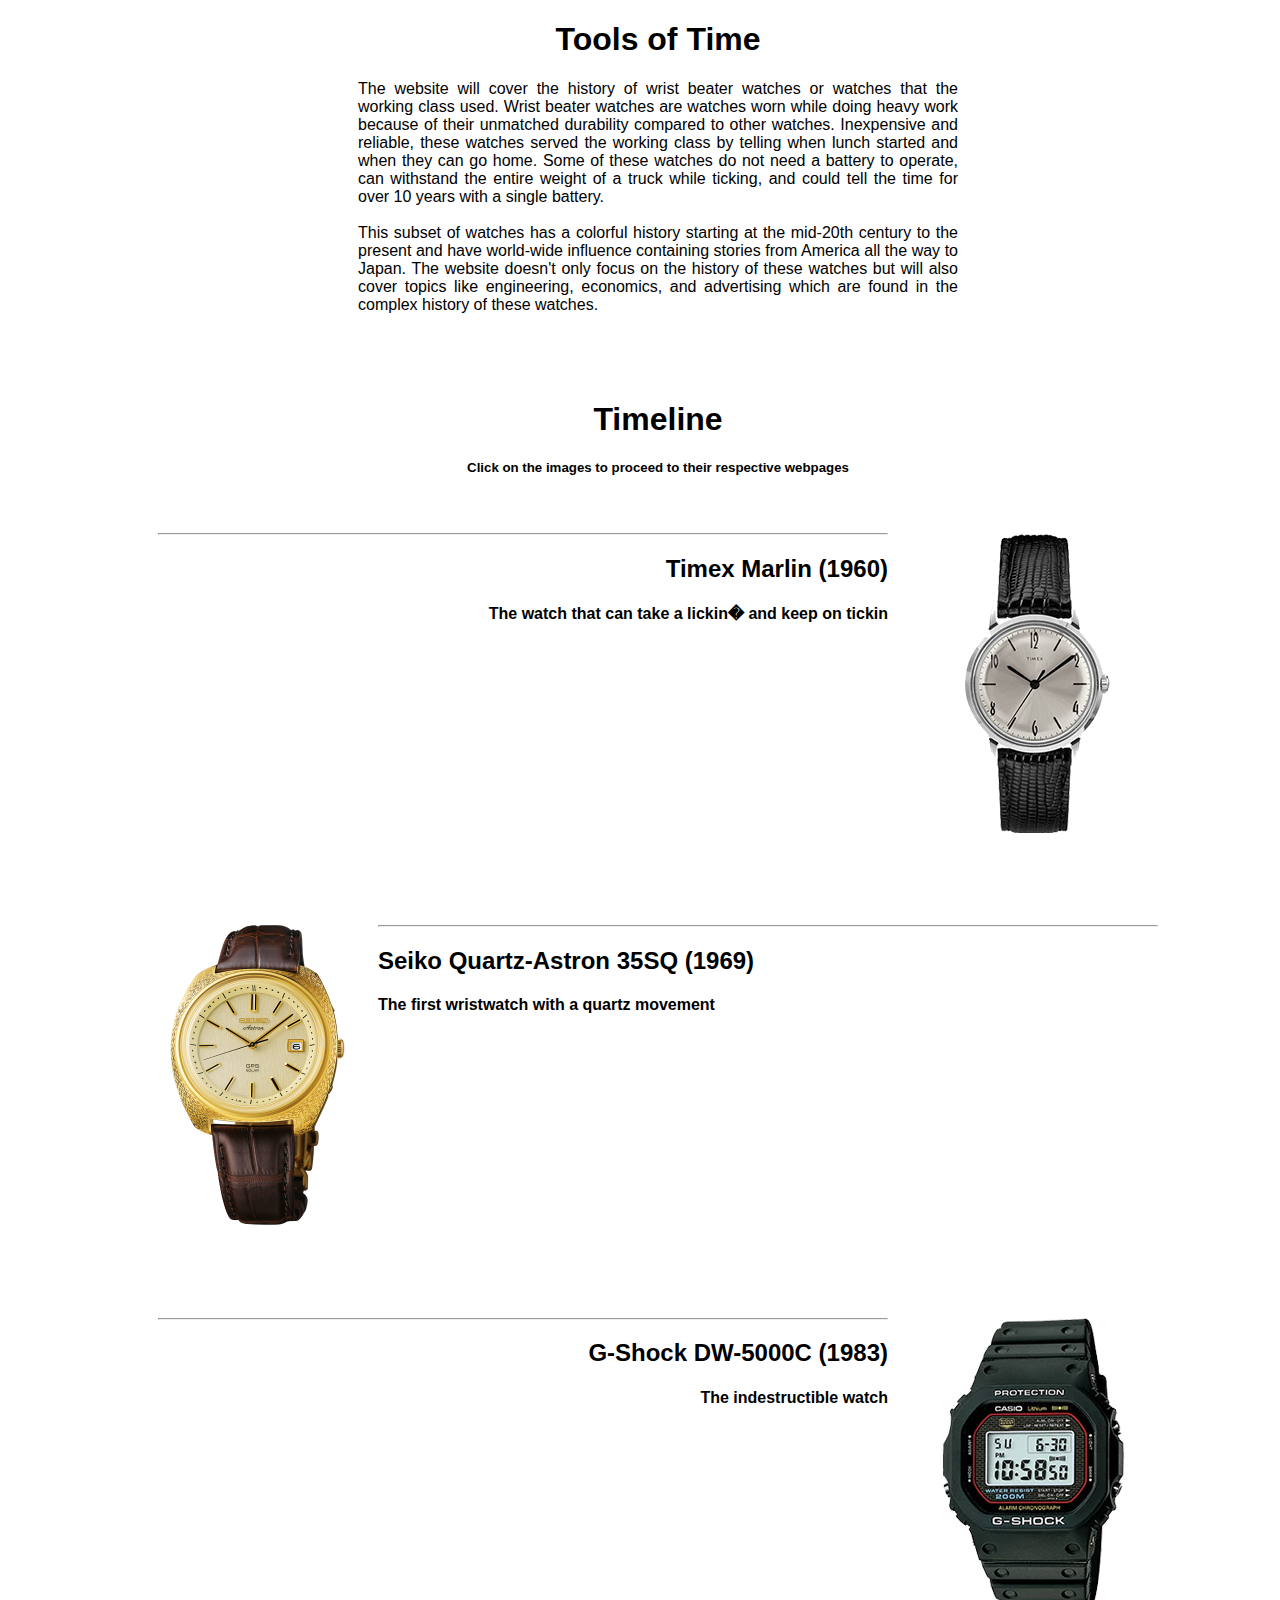
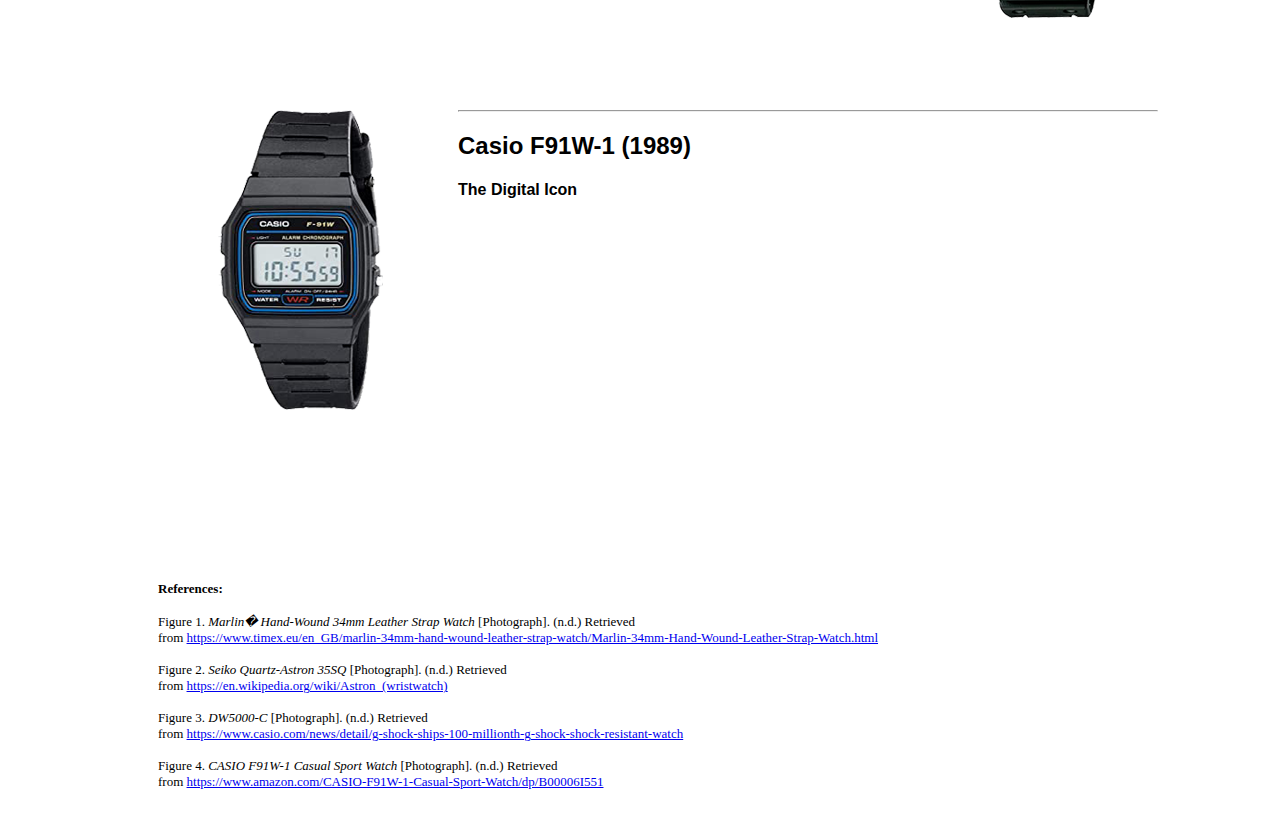
<file: index.html>
<!DOCTYPE html>
<html>
<head>

    <title>Tools of Time</title>

    <meta name="author" content="Corel L. Lee">

    <meta name="keywords" content="HTML, CSS, 1stQrtProj">

    <link rel = 'shortcut icon' type = 'image/png' href = 'images/icon.png'>

    <link rel = 'stylesheet' type = 'text/css' href = 'css/stylesheet.css'>

</head>

<body>

<section id = "introBody">
    <!-- Title -->
    <h1>Tools of Time</h1>

    <!-- Introduction paragraph -->
    <p id = "introParagraph">
        The website will cover the history of wrist beater watches or watches that the working class
        used. Wrist beater watches are watches worn while doing heavy work because of their unmatched
        durability compared to other watches. Inexpensive and reliable, these watches served the working
        class by telling when lunch started and when they can go home. Some of these watches do not need a
        battery to operate, can withstand the entire weight of a truck while ticking, and could
        tell the time for over 10 years with a single battery.<br>
        <br>
        This subset of watches has a colorful history starting at the mid-20th century to the present and
        have world-wide influence containing stories from America all the way to Japan. The website doesn't
        only focus on the history of these watches but will also cover topics like engineering, economics,
        and advertising which are found in the complex history of these watches.</p>



    <!-- Organization of images and links -->
    <h1>Timeline</h1>
    <h5 style = "height: 50px">Click on the images to proceed to their respective webpages</h5>


    <!-- Timex Marlin 1st topic -->
    <a href = "htdocs/Timex Marlin.html">
    <img src = "images/timex marlin.png" id = "TMstyle" alt = "Photo of Timex Marlin" title = "Figure 1. Photo of Timex Marlin"></a>
    <hr>
    <h2 style = 'text-align: right'>Timex Marlin (1960)</h2>
    <h4 class = 'spacedown' style = 'text-align: right'>The watch that can take a lickin� and keep on tickin</h4>


    <!-- Seiko Astron 2nd topic -->
    <a href = "htdocs/Seiko Astron.html">
    <img src = "images/seiko astron.png" id = "SAstyle" alt = "Photo of Seiko Astron wristwatch" title = "Figure 2. Photo of Seiko Astron wristwatch"></a>
    <hr>
    <h2 style = 'text-align: left'>Seiko Quartz-Astron 35SQ (1969)</h2>
    <h4 class = 'spacedown' style = 'text-align: left'>The first wristwatch with a quartz movement</h4>


    <!-- G-Shock 3rd topic -->
    <a href = "htdocs/GShock.html"> <!-- Webpage for the hyperlink has not been created yet -->
    <img src = "images/gshock.png" id = "GSstyle" alt = "Photo of Casio G-Shock DW-5000C" title = "Figure 3. Photo of Casio G-Shock DW-5000C"></a>
    <hr>
    <h2 style = 'text-align: right'>G-Shock DW-5000C (1983)</h2>
    <h4 class = 'spacedown' style = 'text-align: right'>The indestructible watch </h4>


    <!-- Casio F91W 4th topic -->
    <a href = "htdocs/Casio f91W.html">
    <img src = "images/f91w.png" id = "CFstyle" alt = "Photo of Casio F91W" title = "Figure 4. Photo of Casio F91W"></a>
    <hr>
    <h2 style = 'text-align: left'>Casio F91W-1 (1989)</h2>
    <h4 class = 'spacedown' style = 'text-align: left'>The Digital Icon</h4>



    <!-- Reference List -->
    <footer style = "margin-top: 100px;">
    <div id="refList">
    <h4>References:</h4>
    <p>
        Figure 1. <i>Marlin� Hand-Wound 34mm Leather Strap Watch</i> [Photograph]. (n.d.) Retrieved<br>
            from <a href="https://www.timex.eu/en_GB/marlin-34mm-hand-wound-leather-strap-watch/Marlin-34mm-Hand-Wound-Leather-Strap-Watch.html">
            https://www.timex.eu/en_GB/marlin-34mm-hand-wound-leather-strap-watch/Marlin-34mm-Hand-Wound-Leather-Strap-Watch.html</a><br>
        <br>

        Figure 2. <i>Seiko Quartz-Astron 35SQ</i> [Photograph]. (n.d.) Retrieved<br>
            from <a href="https://en.wikipedia.org/wiki/Astron_(wristwatch)">
            https://en.wikipedia.org/wiki/Astron_(wristwatch)</a><br>
        <br>

        Figure 3. <i>DW5000-C</i> [Photograph]. (n.d.) Retrieved<br>
            from <a href="https://www.casio.com/news/detail/g-shock-ships-100-millionth-g-shock-shock-resistant-watch">
            https://www.casio.com/news/detail/g-shock-ships-100-millionth-g-shock-shock-resistant-watch</a><br>
        <br>

        Figure 4. <i>CASIO F91W-1 Casual Sport Watch</i> [Photograph]. (n.d.) Retrieved <br>
            from <a href="https://www.amazon.com/CASIO-F91W-1-Casual-Sport-Watch/dp/B00006I551">
            https://www.amazon.com/CASIO-F91W-1-Casual-Sport-Watch/dp/B00006I551</a><br>
        <br></p>

    </footer>
    </div>


</section>


</body>

</html>
</file>
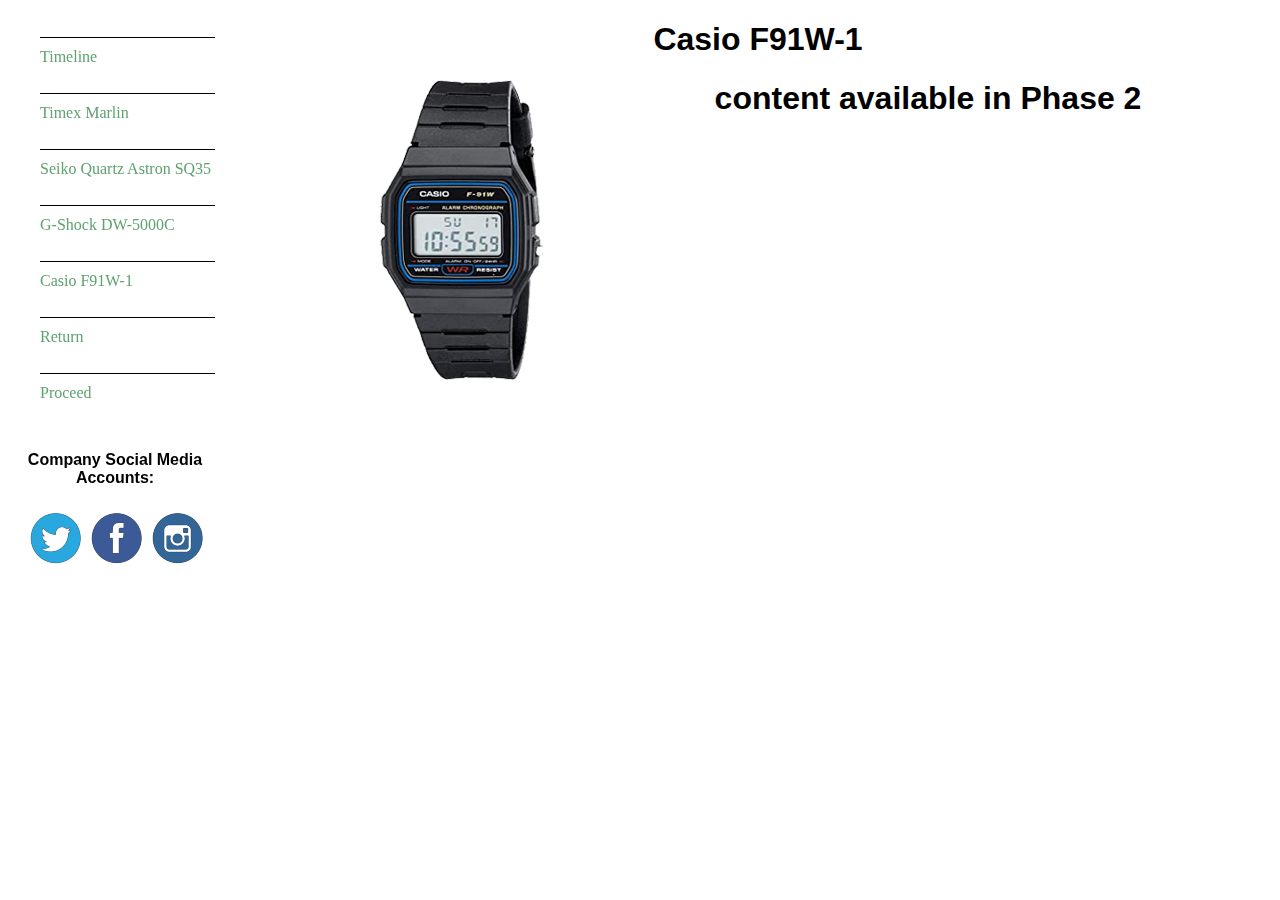
<file: htdocs/Casio f91w.html>
<!DOCTYPE html>
<html>
<head>

    <title>Tools of Time</title>

    <meta name="author" content="Corel L. Lee">

    <meta name="keywords" content="HTML, CSS, 1stQrtProj">

    <link rel = 'shortcut icon' type = 'image/png' href = '../images/icon.png'>

    <link rel = 'stylesheet' type = 'text/css' href = '../css/stylesheet.css'>

    <style>

    </style>

</head>

<body>


<!-- Vertical Navigation Bar -->
<nav>
    <ul>
        <li><a href = "../index.html">Timeline</a></li>
        <li><a href = "Timex Marlin.html">Timex Marlin</a></li>
        <li><a href = "Seiko Astron.html">Seiko Quartz Astron SQ35</a></li>
        <li><a href = "GShock.html">G-Shock DW-5000C</a></li>
        <li><a href = "Casio f91w.html">Casio F91W-1</a></li>
        <li><a href = "GShock.html">Return</a></li>
        <li><a href = "../index.html">Proceed</a></li>
    </ul>

        <h4>Company Social Media Accounts:</h4>
        <a href = "https://twitter.com/Casio_USA?ref_src=twsrc%5Egoogle%7Ctwcamp%5Eserp%7Ctwgr%5Eauthor"><div class = "twitter"></div></a>
        <a href = "https://www.facebook.com/PH.CASIO/"><div class = "facebook"></div></a>
        <a href = "https://www.instagram.com/casiowatches_ph/?hl=en"><div class = "instagram"></div></a>
</nav>


<!-- Main Content-->
<section id = "contentBody">

    <header>
    <!-- Title -->
    <h1>Casio F91W-1</h1>
    </header>

    <!-- Photo of Casio F91W-1-->
    <img src = "../images/f91w.png" id = "CF91introphoto" alt = "Photo of Casio F91W" title = "Figure 1. Photo of Casio F91W">

    <h1>content available in Phase 2</h1>

    <footer>

    </footer>


</section>


</body>
</html>
</file>
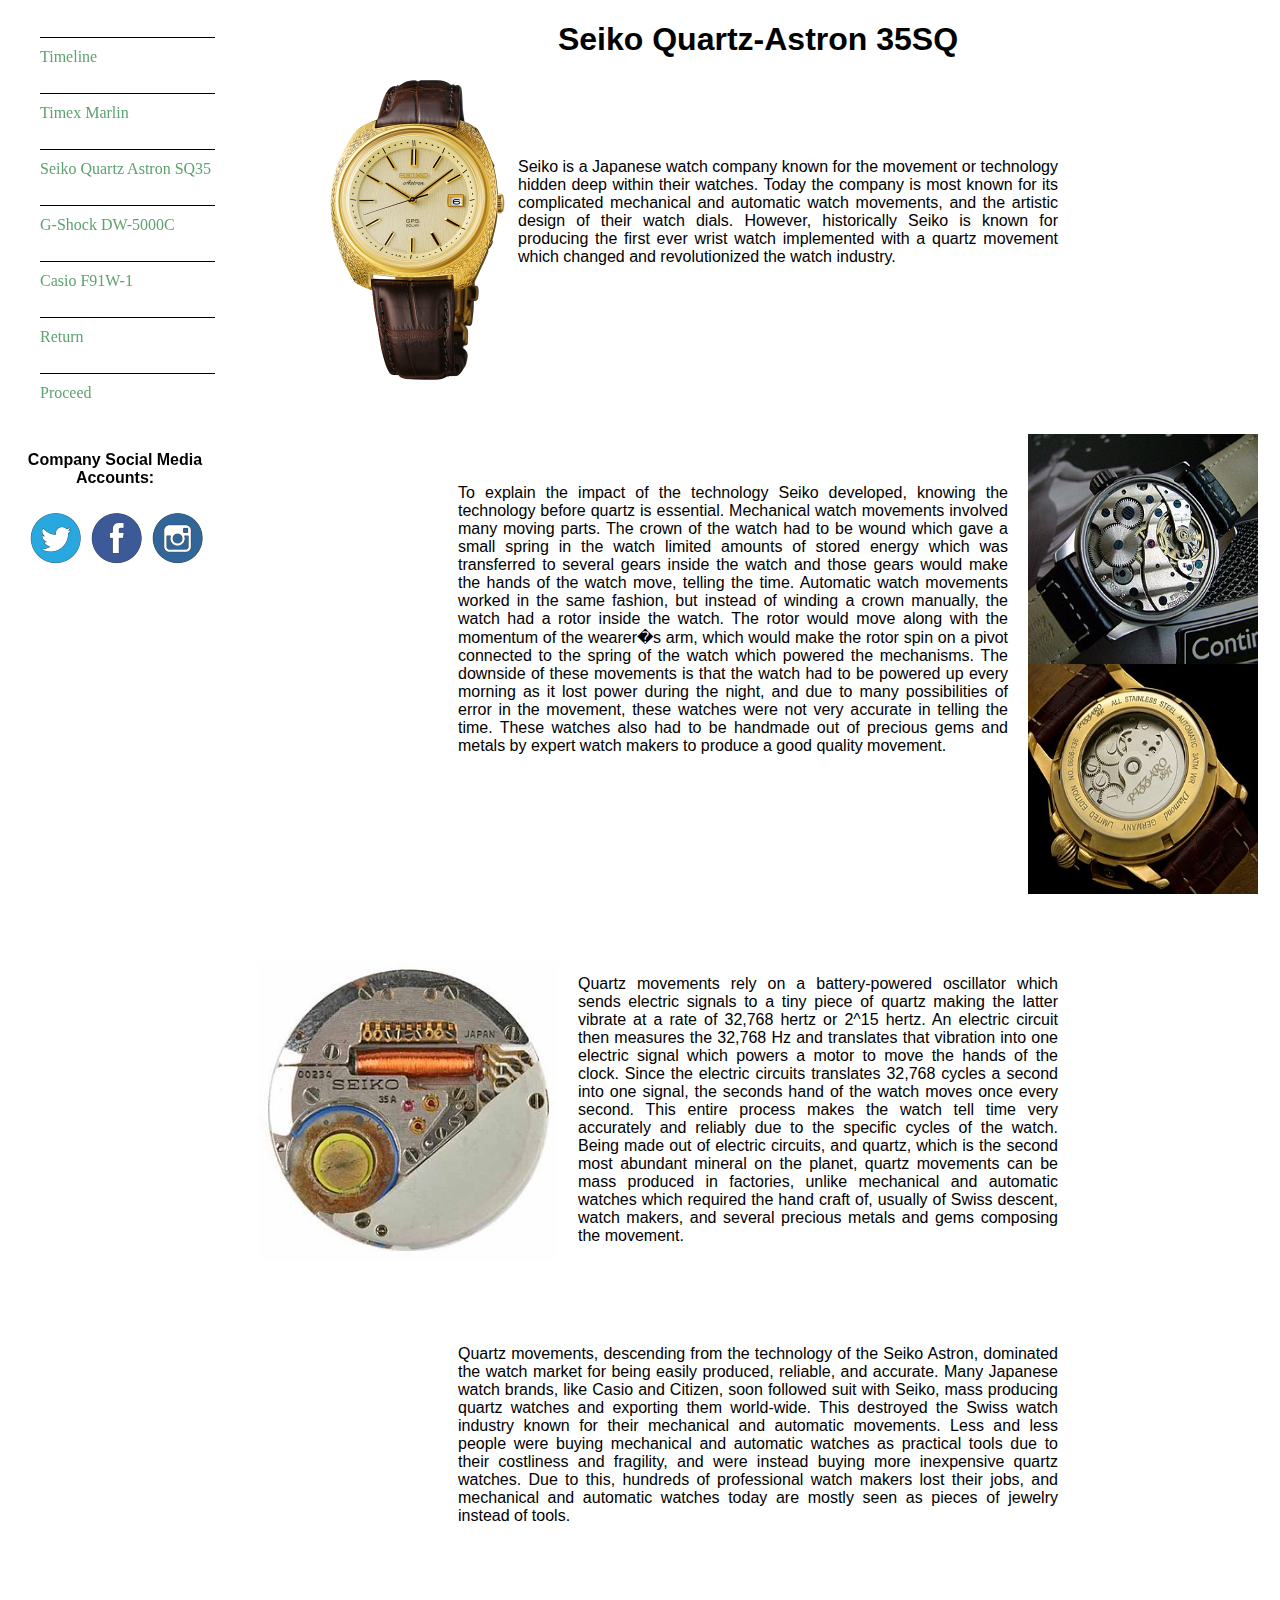
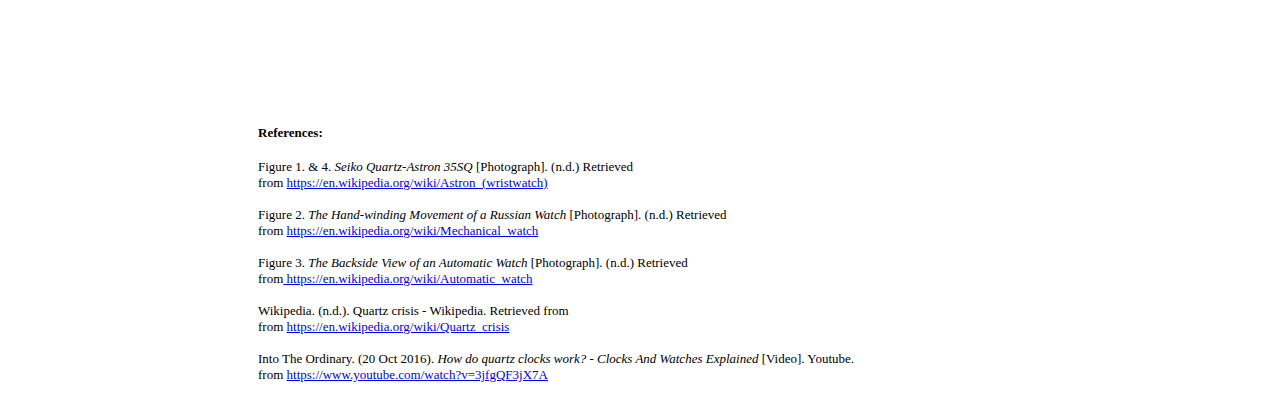
<file: htdocs/Seiko Astron.html>
<!DOCTYPE html>
<html>
<head>

    <title>Tools of Time</title>

    <meta name="author" content="Corel L. Lee">

    <meta name="keywords" content="HTML, CSS, 1stQrtProj">

    <link rel = 'shortcut icon' type = 'image/png' href = '../images/icon.png'>

    <link rel = 'stylesheet' type = 'text/css' href = '../css/stylesheet.css'>

    <style>

    </style>

</head>

<body>


<!-- Vertical Navigation Bar -->
<nav>
    <ul>
        <li><a href = "../index.html">Timeline</a></li>
        <li><a href = "Timex Marlin.html">Timex Marlin</a></li>
        <li><a href = "Seiko Astron.html">Seiko Quartz Astron SQ35</a></li>
        <li><a href = "GShock.html">G-Shock DW-5000C</a></li>
        <li><a href = "Casio f91w.html">Casio F91W-1</a></li>
        <li><a href = "Timex Marlin.html">Return</a></li>
        <li><a href = "GShock.html">Proceed</a></li>
    </ul>

        <h4>Company Social Media Accounts:</h4>
        <a href = "https://twitter.com/seikowatches?lang=en"><div class = "twitter"></div></a>
        <a href = "https://www.facebook.com/Seiko/"><div class = "facebook"></div></a>
        <a href = "https://www.instagram.com/seikophilippines/?hl=en"><div class = "instagram"></div></a>
</nav>


<!-- Main Content-->
<section id = "contentBody">

    <header>
    <!-- Title -->
    <h1>Seiko Quartz-Astron 35SQ</h1>
    </header>

    <!-- Photo of Seiko Quartz Astron-->
    <img src = "../images/seiko astron.png" id = "SKAintrophoto" alt = "Photo of Seiko Astron wristwatch" title = "Figure 1. Photo of Seiko Astron wristwacth">

    <p class = "contents" style = "margin-bottom: 150px; margin-top: 100px;">
    Seiko is a Japanese watch company known for the movement or technology hidden deep within their watches.
    Today the company is most known for its complicated mechanical and automatic watch movements, and the
    artistic design of their watch dials. However, historically Seiko is known for producing the first ever wrist
    watch implemented with a quartz movement which changed and revolutionized the watch industry.</p><br>


    <!-- Photos of Watch Movements -->
    <img src = "../images/mechanical.jpg" id = "oldMovement" alt = "Photo of Mechanical Watch Movement" title = "Figure 2. Photo of Mechanical Watch Movement">
    <img src = "../images/automatic.jpg" id = "oldMovement" alt = "Photo of Automatic Watch Movement" title = "Figure 3. Photo of Automatic Watch Movement">


    <p class = "contents" style = "margin-top: 50px;">To explain the impact of the technology Seiko developed, knowing the technology before
    quartz is essential. Mechanical watch movements involved many moving parts. The crown of the watch had to be
    wound which gave a small spring in the watch limited amounts of stored energy which was transferred to several
    gears inside the watch and those gears would make the hands of the watch move, telling the time. Automatic watch
    movements worked in the same fashion, but instead of winding a crown manually, the watch had a rotor inside the watch.
    The rotor would move along with the momentum of the wearer�s arm, which would make the rotor spin on a pivot connected
    to the spring of the watch which powered the mechanisms. The downside of these movements is that the watch had to be
    powered up every morning as it lost power during the night, and due to many possibilities of error in the movement,
    these watches were not very accurate in telling the time. These watches also had to be handmade out of precious gems and metals
    by expert watch makers to produce a good quality movement.</p>


    <!-- Photo of Seiko Astron Movement -->
    <img src = "../images/quartz.jpg" id = "quartzMovement" alt = "Photo of Seiko Astron's Quartz Watch Movement" title = "Figure 4. Photo of Seiko Astron's Quartz Movement">


    <p class = "contents" style = "margin-top: 220px;">Quartz movements rely on a battery-powered oscillator which sends electric signals to a tiny
    piece of quartz making the latter vibrate at a rate of 32,768 hertz or 2^15 hertz. An electric circuit then measures
    the 32,768 Hz and translates that vibration into one electric signal which powers a motor to move the hands of the clock.
    Since the electric circuits translates 32,768 cycles a second into one signal, the seconds hand of the watch moves once
    every second. This entire process makes the watch tell time very accurately and reliably due to the specific cycles of the watch.
    Being made out of electric circuits, and quartz, which is the second most abundant mineral on the planet, quartz movements can be
    mass produced in factories, unlike mechanical and automatic watches which required the hand craft of, usually of Swiss descent,
    watch makers, and several precious metals and gems composing the movement.</p>


    <p class ="contents" style = "margin-top: 100px;">Quartz movements, descending from the technology of the Seiko Astron, dominated the watch market for being
    easily produced, reliable, and accurate. Many Japanese watch brands, like Casio and Citizen, soon followed suit with Seiko, mass
    producing quartz watches and exporting them world-wide. This destroyed the Swiss watch industry known for their mechanical and
    automatic movements. Less and less people were buying mechanical and automatic watches as practical tools due to their costliness
    and fragility, and were instead buying more inexpensive quartz watches. Due to this, hundreds of professional watch makers lost
    their jobs, and mechanical and automatic watches today are mostly seen as pieces of jewelry instead of tools.</p>

    <!-- Reference -->
    <footer>

    <div id="refList">
    <h4>References:</h4>
    <p>Figure 1. & 4. <i>Seiko Quartz-Astron 35SQ</i> [Photograph]. (n.d.) Retrieved<br>
        from <a href="https://en.wikipedia.org/wiki/Astron_(wristwatch)">
        https://en.wikipedia.org/wiki/Astron_(wristwatch)</a><br>
        <br>

        Figure 2. <i>The Hand-winding Movement of a Russian Watch</i> [Photograph]. (n.d.) Retrieved<br>
        from <a href = "https://en.wikipedia.org/wiki/Mechanical_watch">
        https://en.wikipedia.org/wiki/Mechanical_watch</a><br>
        <br>

        Figure 3. <i>The Backside View of an Automatic Watch</i> [Photograph]. (n.d.) Retrieved<br>
        from<a href = "https://en.wikipedia.org/wiki/Automatic_watch">
        https://en.wikipedia.org/wiki/Automatic_watch</a><br>
        <br>

        Wikipedia. (n.d.). Quartz crisis - Wikipedia. Retrieved from <br>
        from <a href="https://en.wikipedia.org/wiki/Quartz_crisis">
        https://en.wikipedia.org/wiki/Quartz_crisis</a><br>
        <br>

        Into The Ordinary. (20 Oct 2016). <i>How do quartz clocks work? - Clocks And Watches Explained</i> [Video]. Youtube.<br>
        from <a href = "https://www.youtube.com/watch?v=3jfgQF3jX7A">
        https://www.youtube.com/watch?v=3jfgQF3jX7A</a><br>
        <br>

    </footer>


</section>


</body>


</html>
</file>
<file: css/stylesheet.css>
/*Applies to All Webpages*/

body{
        width: 1200px;
        text-align: center;
        font-family: arial;
        box-sizing: border-box;
    }

#contentBody{
        background-color:white;
        width: 1000px;
        margin-left: 250px;
        margin-right: 150px;
    }

nav{
        width: 230px;
        position: fixed;
        left: 0;
        float:left;
    }

ul {
        position: relative;
        left: 0;
        top: 0;
        padding-right: 15px;
        text-align: left;
        list-style-type: none;
    }

li{
        padding-top: 10px;
        border-top: 1px solid black;
        height: 45px;
        font-family: Trebuchet MS;
}

li > a:link{
        color: #5DA26F;
        text-decoration: none;
}

li > a:visited{
        color: #4988b6;

}

li > a:hover{
        color: #A25D90;
        font-weight: bold;
        font-size: 120%;
}

li > a:active{
        color: #E27F1D;
}

footer{
        margin-top: 200px;
}

.twitter {
	background: url('../images/social-media-icons-css-sprite.png') no-repeat -3px -62px;
	width: 51px;
	height: 51px;
	margin: 5px 5px 5px 30px;
	float: left;
}

.facebook{
	background: url('../images/social-media-icons-css-sprite.png') no-repeat -60px -62px;
	width: 51px;
	height: 51px;
	margin: 5px;
	float: left;
}

.instagram {
	background: url('../images/social-media-icons-css-sprite.png') no-repeat -117px -62px;
	width: 51px;
	height: 51px;
	margin: 5px;
	float: left;
}

a > div:hover{
    border: 5px solid #1AE57C;
}

#refList{
        text-align: left;
        font-family: Times New Roman;
        font-size: 13px;
        clear: left;
    }



    /*For Index Page*/

#introBody{
        width: 1000px;
        margin-left: 150px;
        margin-right: 150px;
    }

.spacedown{
        height: 300px;
    }

#introParagraph{
        height: 300px;
        text-align: justify;
        margin-left: 200px;
        margin-right: 200px
    }

#TMstyle{
        width: 250px;
        height: 300px;
        float: right;
        margin-left: 20px;
    }

#SAstyle{
        width: 200px;
        height: 300px;
        float: left;
        margin-right: 20px;
    }

#CFstyle{
        width: 280px;
        height: 300px;
        float: left;
        margin-right: 20px;

    }

#GSstyle{
        width: 250px;
        height: 300px;
        float: right;
        margin-left: 20px;
    }

a > img:hover{
        border: 5px solid #1AE57C;
}



    /*For Timex Marlin Page*/

div.center{
        text-align: center;
    }

.contents{
        text-align: justify;
        margin-left: 200px;
        margin-right: 200px;
    }

#TMXmusic{
        margin-bottom: 20px;
}

#TMXintroPhoto{
        width: 250px;
        height: 300px;
        float: left;
        margin-bottom: 80px;
        margin-top: 50px;"
    }

#TmxCompPhoto{
        width: 200px;
        height: 300px;
        float: right;
        margin-left: 20px;
        margin-right: 20px;
    }

#TmxNewsAdPhoto{
        width: 250px;
        height: 350px;
        float: left;
        margin-top: 40px;
        margin-right: 20px;
    }


    /*For Seiko Astron Page*/

#SKAintrophoto{
        width: 200px;
        height: 300px;
        float: left;
        margin-left: 60px;
}

#oldMovement{
        width: 230px;
        height: 230px;
        float: right;
        clear: right;
        margin-left: 20px;
}

#quartzMovement{
        float: left;
        width: 300px;
        height: 300px;
        margin-top: 190px;
        margin-right: 20px;
}


    /*For G-Shock Page*/

#gshockintrophoto{
        width: 250px;
        height: 300px;
        float: left;
        margin-right: 20px;
}


#gshockinsides{
        width: 330px;
        height: 225px;
        float: right;
        margin-left: 20px;
}


#gshockcommercial{
        float:left;
        margin-right: 20px;
}


#gshockuser{
        float: right;
        margin-left: 20px;
        width: 330px;
        height: 225px;
}


#gshockwr{
        margin-right: auto;
        margin-left: auto;
}
    /*For Casio F91W Page*/

#CF91introphoto{
        width: 280px;
        height: 300px;
        float: left;
        margin-left: 60px;
}
</file>
